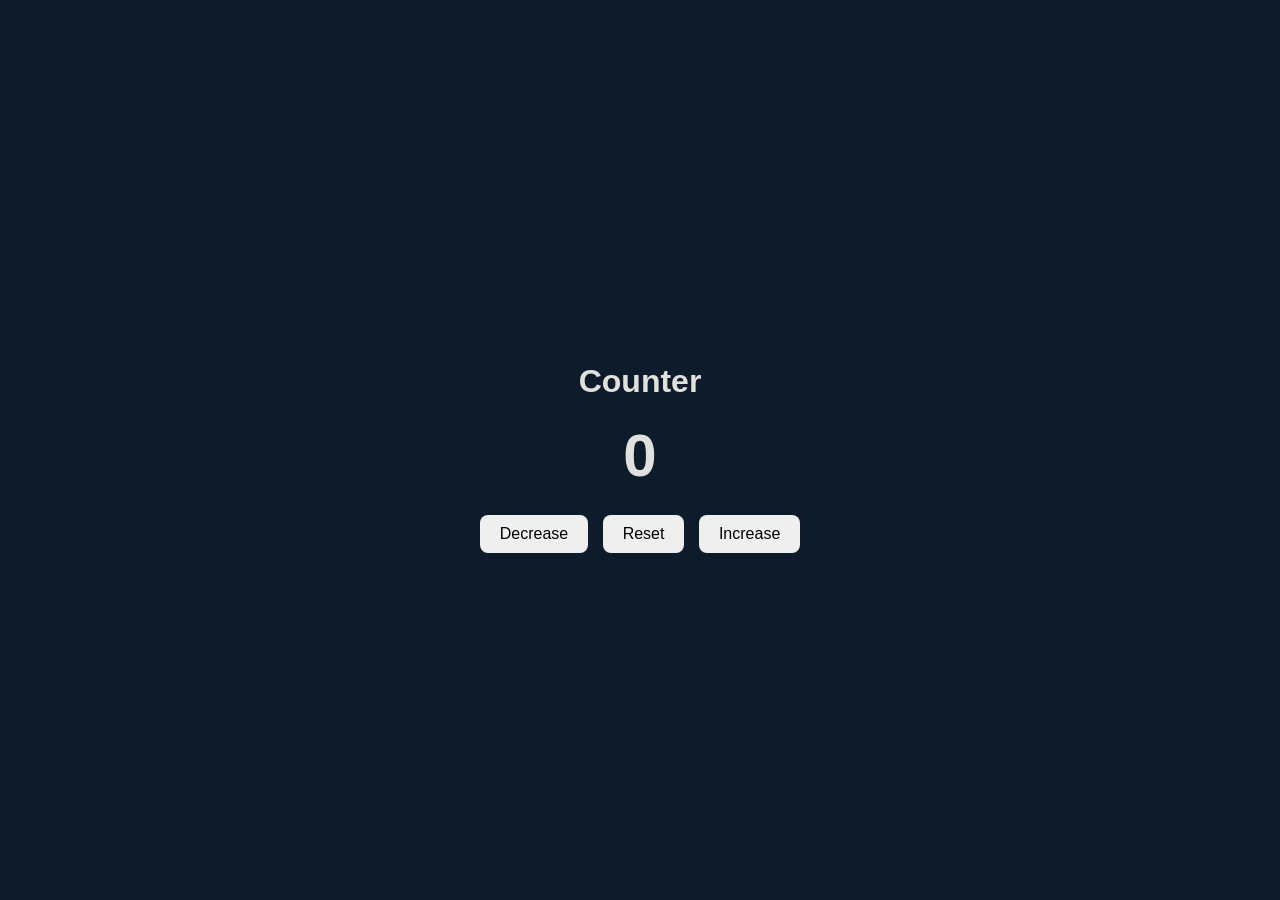
<file: counter/index.html>
<!DOCTYPE html>
<html lang="en">
<head>
    <meta charset="UTF-8">
    <title>Counter App</title>
    <link rel="stylesheet" href="style.css">
</head>
<body>

    <div class="container">
        <h1>Counter</h1>
        <h2 id="count">0</h2>

        <div class="buttons">
            <button onclick="decrease()">Decrease</button>
            <button onclick="reset()">Reset</button>
            <button onclick="increase()">Increase</button>
        </div>
    </div>

    <script src="script.js"></script>
</body>
</html>
</file>
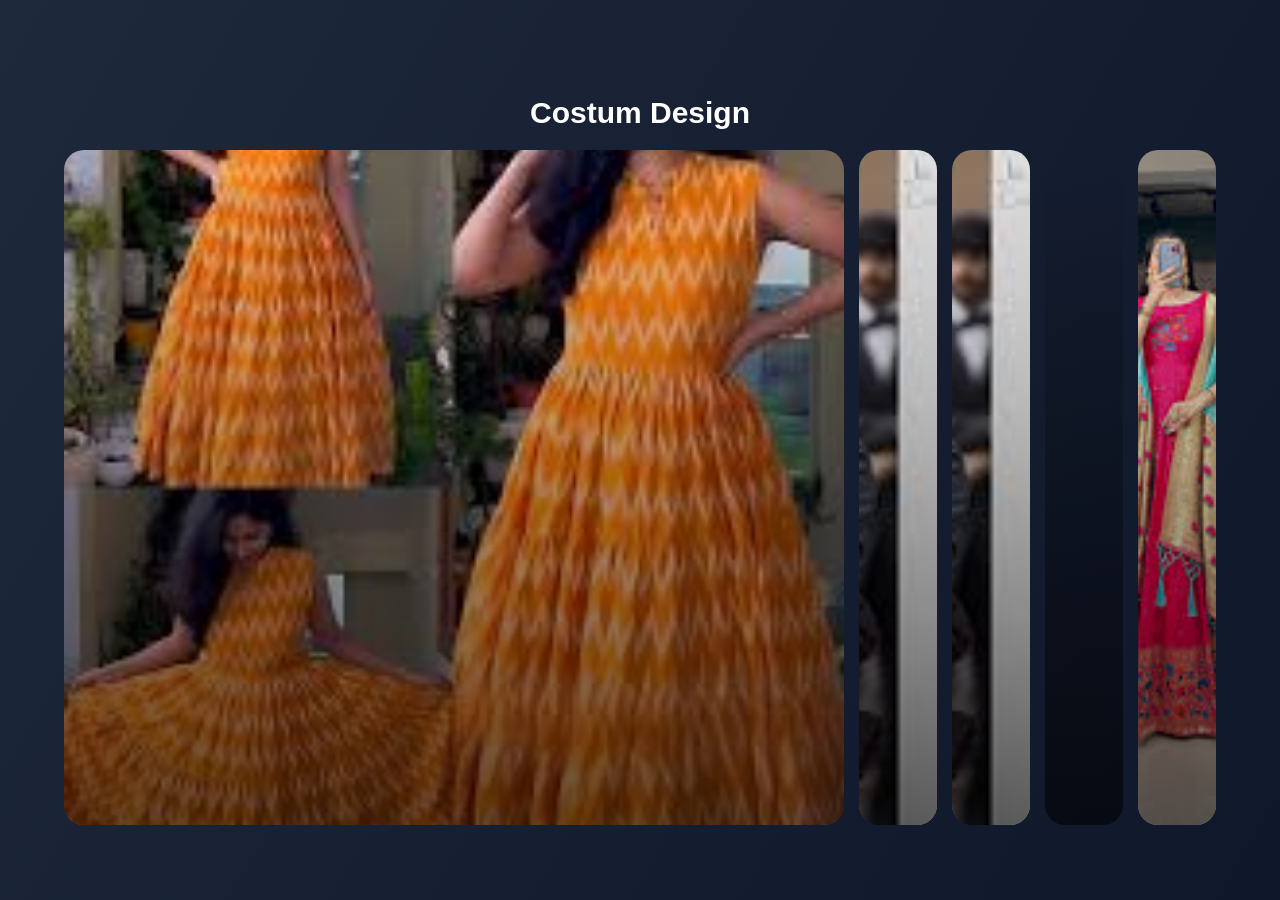
<file: expandingcards/index.html>
<!DOCTYPE html>
<html lang="en">
<head>
  <meta charset="UTF-8">
  <title>Costum Design</title>
  <link rel="stylesheet" href="style.css">
</head>
<body>

<h1 class="title">Costum Design</h1>

<div class="container">
  <div class="panel active" style="background-image: url('[data-uri]')">
    
  </div>
  <div class="panel" style="background-image: url('[data-uri]')">
 
  </div>
  <div class="panel" style="background-image: url('[data-uri]')">
  
  </div>
  <div class="panel" style="background-image: url('https://i.pinimg.com/236x/5c/ae/64/5cae644a60c6163ca9f32178faf93e42.jpg')">
    
  </div>
  <div class="panel" style="background-image: url('[data-uri]')">
  
  </div>
</div>

<script src="script.js"></script>
</body>
</html>
</file>
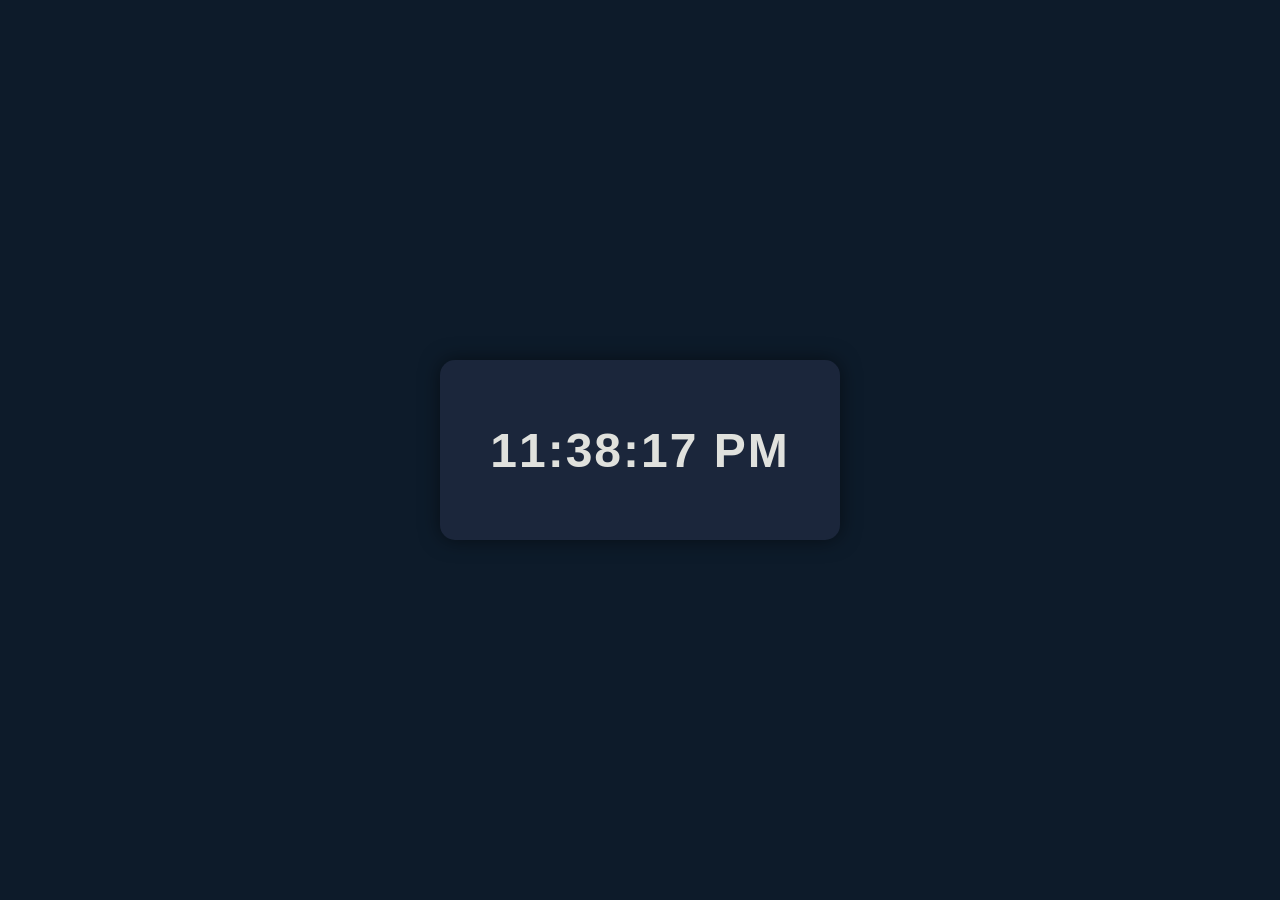
<file: live_clock/index.html>
<!DOCTYPE html>
<html lang="en">
<head>
    <meta charset="UTF-8">
    <title>Live Clock</title>
    <link rel="stylesheet" href="style.css">
</head>
<body>

    <div class="clock-container">
        <h1 id="clock">00:00:00 AM</h1>
    </div>

    <script src="script.js"></script>
</body>
</html>
</file>
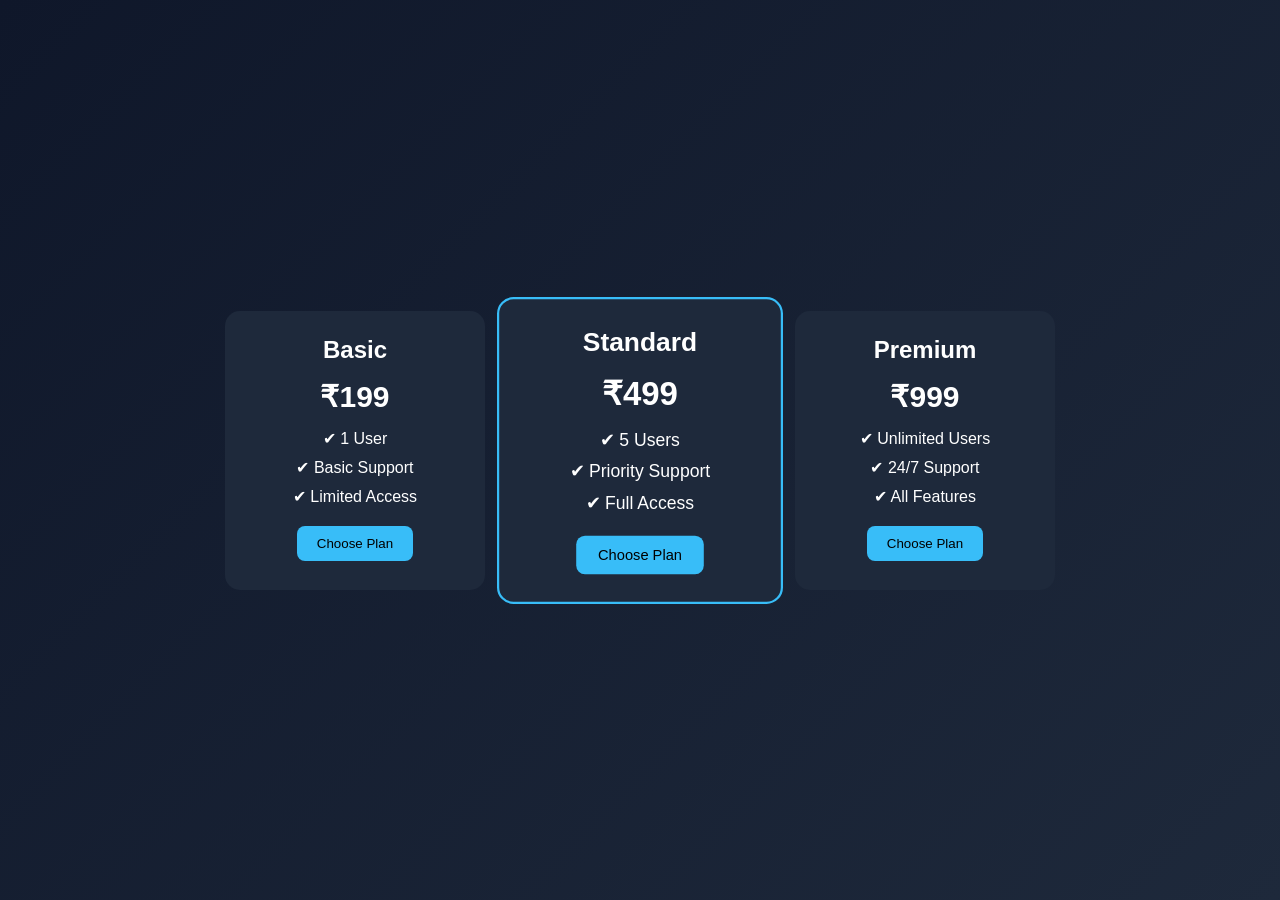
<file: PricingCardsUI/index.html>
<!DOCTYPE html>
<html lang="en">
<head>
    <meta charset="UTF-8">
    <meta name="viewport" content="width=device-width, initial-scale=1.0">
    <title>Pricing Cards UI</title>
    <link rel="stylesheet" href="style.css">
</head>
<body>

    <div class="container">

        <!-- Basic Plan -->
        <div class="card">
            <h2>Basic</h2>
            <p class="price">₹199</p>
            <ul>
                <li>✔ 1 User</li>
                <li>✔ Basic Support</li>
                <li>✔ Limited Access</li>
            </ul>
            <button>Choose Plan</button>
        </div>

        <!-- Standard Plan (Highlighted) -->
        <div class="card featured">
            <h2>Standard</h2>
            <p class="price">₹499</p>
            <ul>
                <li>✔ 5 Users</li>
                <li>✔ Priority Support</li>
                <li>✔ Full Access</li>
            </ul>
            <button>Choose Plan</button>
        </div>

        <!-- Premium Plan -->
        <div class="card">
            <h2>Premium</h2>
            <p class="price">₹999</p>
            <ul>
                <li>✔ Unlimited Users</li>
                <li>✔ 24/7 Support</li>
                <li>✔ All Features</li>
            </ul>
            <button>Choose Plan</button>
        </div>

    </div>

</body>
</html>
</file>
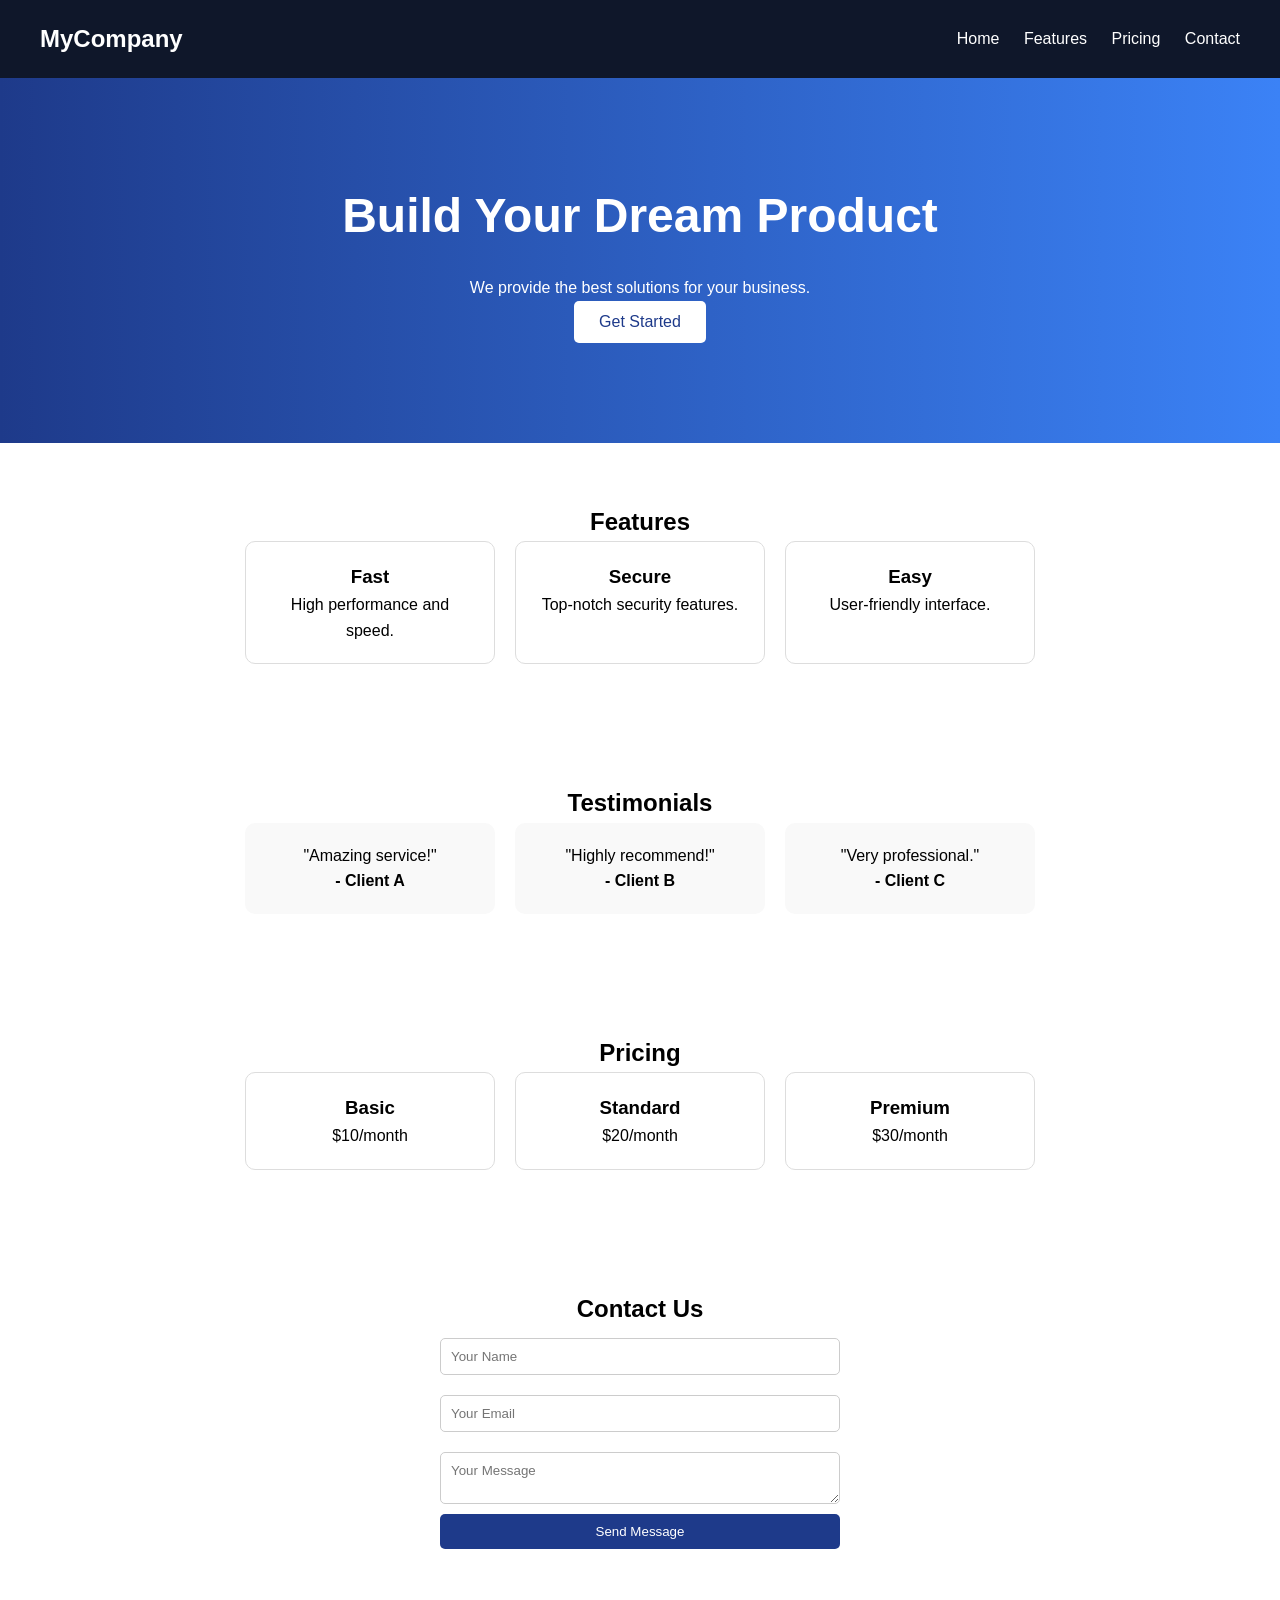
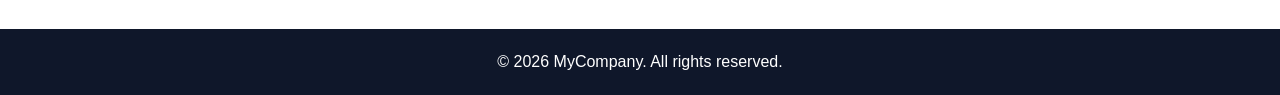
<file: company product/product.html>
<!DOCTYPE html>
<html lang="en">
<head>
  <meta charset="UTF-8">
  <meta name="viewport" content="width=device-width, initial-scale=1.0">
  <title>Modern Company Website</title>
  <style>
    * {
      margin: 0;
      padding: 0;
      box-sizing: border-box;
      font-family: Arial, sans-serif;
    }

    body {
      line-height: 1.6;
    }

    header {
      background: #0f172a;
      color: #fff;
      padding: 20px 40px;
      display: flex;
      justify-content: space-between;
      align-items: center;
    }

    header h1 {
      font-size: 24px;
    }

    nav a {
      color: #fff;
      margin-left: 20px;
      text-decoration: none;
    }

    .hero {
      background: linear-gradient(to right, #1e3a8a, #3b82f6);
      color: white;
      padding: 100px 20px;
      text-align: center;
    }

    .hero h2 {
      font-size: 48px;
      margin-bottom: 20px;
    }

    .hero button {
      padding: 12px 25px;
      background: white;
      color: #1e3a8a;
      border: none;
      border-radius: 5px;
      cursor: pointer;
      font-size: 16px;
    }

    .section {
      padding: 60px 20px;
      text-align: center;
    }

    .features {
      display: flex;
      justify-content: center;
      gap: 20px;
      flex-wrap: wrap;
    }

    .feature-box {
      width: 250px;
      padding: 20px;
      border: 1px solid #ddd;
      border-radius: 10px;
    }

    .testimonials {
      display: flex;
      gap: 20px;
      justify-content: center;
      flex-wrap: wrap;
    }

    .card {
      width: 250px;
      padding: 20px;
      background: #f9f9f9;
      border-radius: 10px;
    }

    .pricing {
      display: flex;
      justify-content: center;
      gap: 20px;
      flex-wrap: wrap;
    }

    .price-card {
      width: 250px;
      padding: 20px;
      border: 1px solid #ddd;
      border-radius: 10px;
    }

    .contact form {
      max-width: 400px;
      margin: auto;
      display: flex;
      flex-direction: column;
    }

    .contact input, .contact textarea {
      margin: 10px 0;
      padding: 10px;
      border: 1px solid #ccc;
      border-radius: 5px;
    }

    .contact button {
      padding: 10px;
      background: #1e3a8a;
      color: white;
      border: none;
      border-radius: 5px;
      cursor: pointer;
    }

    footer {
      background: #0f172a;
      color: white;
      text-align: center;
      padding: 20px;
      margin-top: 20px;
    }
  </style>
</head>
<body>

<header>
  <h1>MyCompany</h1>
  <nav>
    <a href="#">Home</a>
    <a href="#features">Features</a>
    <a href="#pricing">Pricing</a>
    <a href="#contact">Contact</a>
  </nav>
</header>

<section class="hero">
  <h2>Build Your Dream Product</h2>
  <p>We provide the best solutions for your business.</p>
  <button>Get Started</button>
</section>

<section class="section" id="features">
  <h2>Features</h2>
  <div class="features">
    <div class="feature-box">
      <h3>Fast</h3>
      <p>High performance and speed.</p>
    </div>
    <div class="feature-box">
      <h3>Secure</h3>
      <p>Top-notch security features.</p>
    </div>
    <div class="feature-box">
      <h3>Easy</h3>
      <p>User-friendly interface.</p>
    </div>
  </div>
</section>

<section class="section">
  <h2>Testimonials</h2>
  <div class="testimonials">
    <div class="card">
      <p>"Amazing service!"</p>
      <h4>- Client A</h4>
    </div>
    <div class="card">
      <p>"Highly recommend!"</p>
      <h4>- Client B</h4>
    </div>
    <div class="card">
      <p>"Very professional."</p>
      <h4>- Client C</h4>
    </div>
  </div>
</section>

<section class="section" id="pricing">
  <h2>Pricing</h2>
  <div class="pricing">
    <div class="price-card">
      <h3>Basic</h3>
      <p>$10/month</p>
    </div>
    <div class="price-card">
      <h3>Standard</h3>
      <p>$20/month</p>
    </div>
    <div class="price-card">
      <h3>Premium</h3>
      <p>$30/month</p>
    </div>
  </div>
</section>

<section class="section contact" id="contact">
  <h2>Contact Us</h2>
  <form>
    <input type="text" placeholder="Your Name" required>
    <input type="email" placeholder="Your Email" required>
    <textarea placeholder="Your Message"></textarea>
    <button type="submit">Send Message</button>
  </form>
</section>

<footer>
  <p>© 2026 MyCompany. All rights reserved.</p>
</footer>

</body>
</html>
</file>
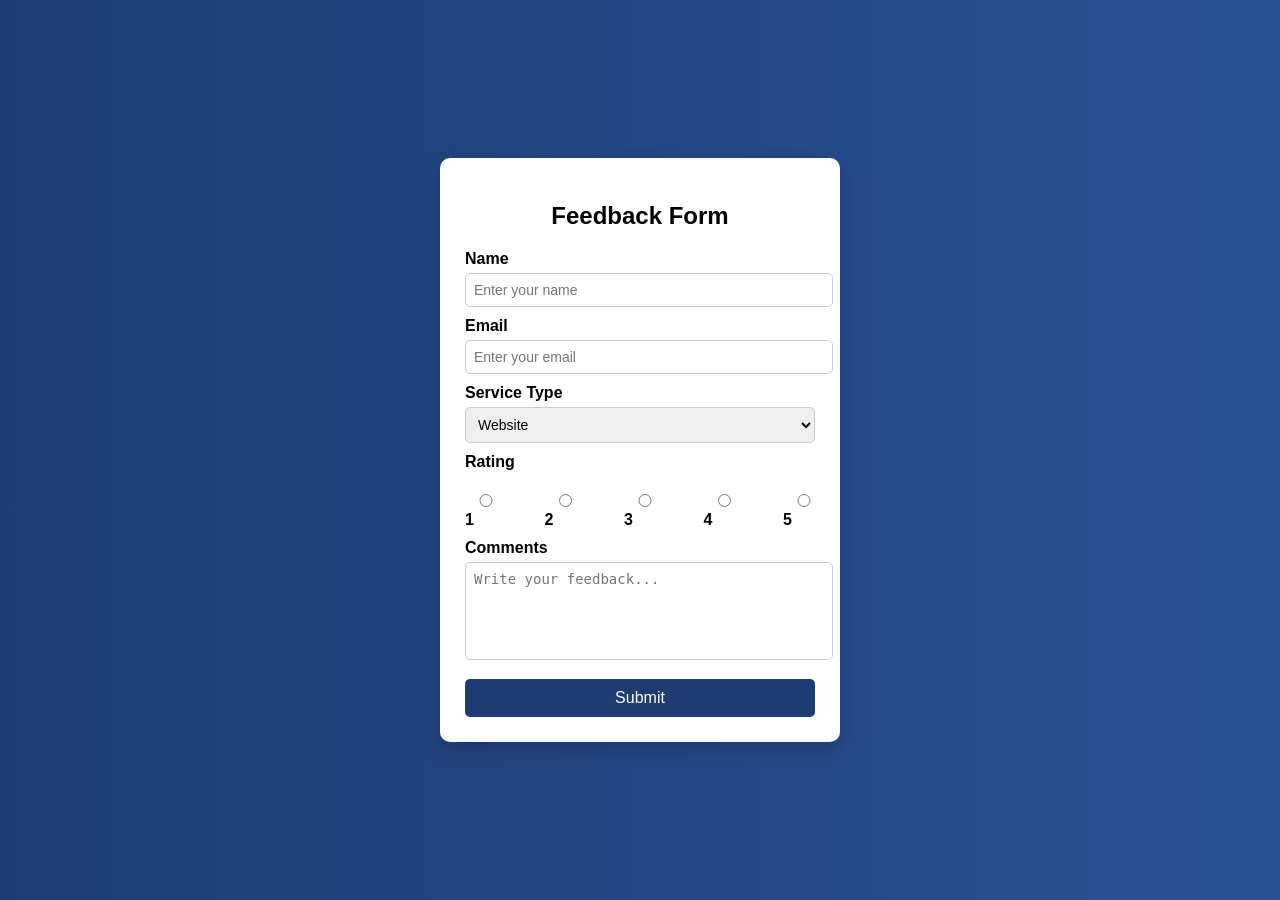
<file: feedback/feedback.html>
<!DOCTYPE html>
<html lang="en">
<head>
    <meta charset="UTF-8">
    <title>Feedback Form</title>
    <style>
        body {
            font-family: Arial, sans-serif;
            background: linear-gradient(to right, #1e3c72, #2a5298);
            height: 100vh;
            display: flex;
            justify-content: center;
            align-items: center;
            margin: 0;
        }

        .container {
            background: #fff;
            padding: 25px;
            border-radius: 10px;
            width: 350px;
            box-shadow: 0 8px 20px rgba(0,0,0,0.2);
        }

        h2 {
            text-align: center;
            margin-bottom: 20px;
        }

        label {
            font-weight: bold;
            display: block;
            margin-top: 10px;
        }

        input, textarea, select {
            width: 100%;
            padding: 8px;
            margin-top: 5px;
            border-radius: 5px;
            border: 1px solid #ccc;
            font-size: 14px;
        }

        textarea {
            resize: none;
            height: 80px;
        }

        .rating {
            display: flex;
            justify-content: space-between;
            margin-top: 8px;
        }

        .rating input {
            margin-right: 5px;
        }

        button {
            width: 100%;
            padding: 10px;
            margin-top: 15px;
            border: none;
            background: #1e3c72;
            color: white;
            font-size: 16px;
            border-radius: 5px;
            cursor: pointer;
        }

        button:hover {
            background: #16325c;
        }
    </style>
</head>
<body>

<div class="container">
    <h2>Feedback Form</h2>

    <form>
        <label>Name</label>
        <input type="text" placeholder="Enter your name" required>

        <label>Email</label>
        <input type="email" placeholder="Enter your email" required>

        <label>Service Type</label>
        <select>
            <option>Website</option>
            <option>App</option>
            <option>Customer Support</option>
        </select>

        <label>Rating</label>
        <div class="rating">
            <label><input type="radio" name="rating">1</label>
            <label><input type="radio" name="rating">2</label>
            <label><input type="radio" name="rating">3</label>
            <label><input type="radio" name="rating">4</label>
            <label><input type="radio" name="rating">5</label>
        </div>

        <label>Comments</label>
        <textarea placeholder="Write your feedback..."></textarea>

        <button type="submit">Submit</button>
    </form>
</div>

</body>
</html>
</file>
<file: counter/style.css>
body {
    margin: 0;
    padding: 0;
    background-color: #0d1b2a;
    color: #e0e1dd;
    display: flex;
    justify-content: center;
    align-items: center;
    height: 100vh;
    font-family: Arial, sans-serif;
}

.container {
    text-align: center;
}

#count {
    font-size: 60px;
    margin: 20px 0;
}

.buttons button {
    padding: 10px 20px;
    margin: 5px;
    border: none;
    border-radius: 8px;
    cursor: pointer;
    font-size: 16px;
}

button:hover {
    opacity: 0.8;
}
</file>
<file: expandingcards/style.css>
body {
  margin: 0;
  height: 100vh;
  display: flex;
  flex-direction: column;
  justify-content: center;
  align-items: center;
  font-family: 'Segoe UI', sans-serif;

  background: linear-gradient(120deg, #1e293b, #0f172a);
  color: white;
}

.title {
  font-size: 30px;
  margin-bottom: 20px;
}

/* Container */
.container {
  display: flex;
  width: 90vw;
  max-width: 1300px;
  gap: 15px;
}

/* Panels */
.panel {
  position: relative;
  flex: 0.5;
  height: 75vh;
  border-radius: 20px;
  cursor: pointer;
  overflow: hidden;

  background-size: cover;
  background-position: center;

  transition: all 0.6s ease;
}

/* Overlay */
.panel::before {
  content: "";
  position: absolute;
  inset: 0;
  background: linear-gradient(to top, rgba(0,0,0,0.6), transparent);
}

/* Text */
.panel h3 {
  position: absolute;
  bottom: 25px;
  left: 25px;
  font-size: 22px;
  opacity: 0;
  transform: translateY(20px);
  transition: all 0.4s ease;
}

/* Active */
.panel.active {
  flex: 5;
}

.panel.active h3 {
  opacity: 1;
  transform: translateY(0);
}

/* Hover */
.panel:hover {
  transform: scale(1.04);
}

/* Responsive */
@media (max-width: 768px) {
  .container {
    flex-direction: column;
  }

  .panel {
    height: 50vh;
  }
}
</file>
<file: live_clock/style.css>
body {
    margin: 0;
    padding: 0;
    background-color: #0d1b2a;
    color: #e0e1dd;
    display: flex;
    justify-content: center;
    align-items: center;
    height: 100vh;
    font-family: Arial, sans-serif;
}

.clock-container {
    background: #1b263b;
    padding: 30px 50px;
    border-radius: 15px;
    box-shadow: 0px 0px 20px rgba(0,0,0,0.5);
}

#clock {
    font-size: 48px;
    letter-spacing: 2px;
}
</file>
<file: PricingCardsUI/style.css>
/* RESET */
* {
    margin: 0;
    padding: 0;
    box-sizing: border-box;
    font-family: Arial, sans-serif;
}

/* BODY BACKGROUND */
body {
    height: 100vh;
    display: flex;
    justify-content: center;
    align-items: center;
    background: linear-gradient(135deg, #0f172a, #1e293b);
}

/* CONTAINER */
.container {
    display: flex;
    gap: 25px;
}

/* CARD DESIGN */
.card {
    background: #1e293b;
    color: white;
    width: 260px;
    padding: 25px;
    border-radius: 15px;
    text-align: center;

    /* Animation */
    transition: all 0.3s ease;
}

/* TITLE */
.card h2 {
    margin-bottom: 10px;
}

/* PRICE */
.price {
    font-size: 30px;
    margin: 15px 0;
    font-weight: bold;
}

/* FEATURES */
ul {
    list-style: none;
    margin-bottom: 20px;
}

ul li {
    margin: 10px 0;
}

/* BUTTON */
button {
    padding: 10px 20px;
    border: none;
    border-radius: 8px;
    background: #38bdf8;
    color: black;
    cursor: pointer;

    transition: 0.3s;
}

button:hover {
    background: #0ea5e9;
}

/* HOVER EFFECT */
.card:hover {
    transform: translateY(-10px) scale(1.05);
    box-shadow: 0px 10px 25px rgba(0, 0, 0, 0.5);
}

/* HIGHLIGHTED CARD */
.featured {
    border: 2px solid #38bdf8;
    transform: scale(1.1);
}

/* HOVER FOR FEATURED */
.featured:hover {
    transform: scale(1.15);
}
</file>
